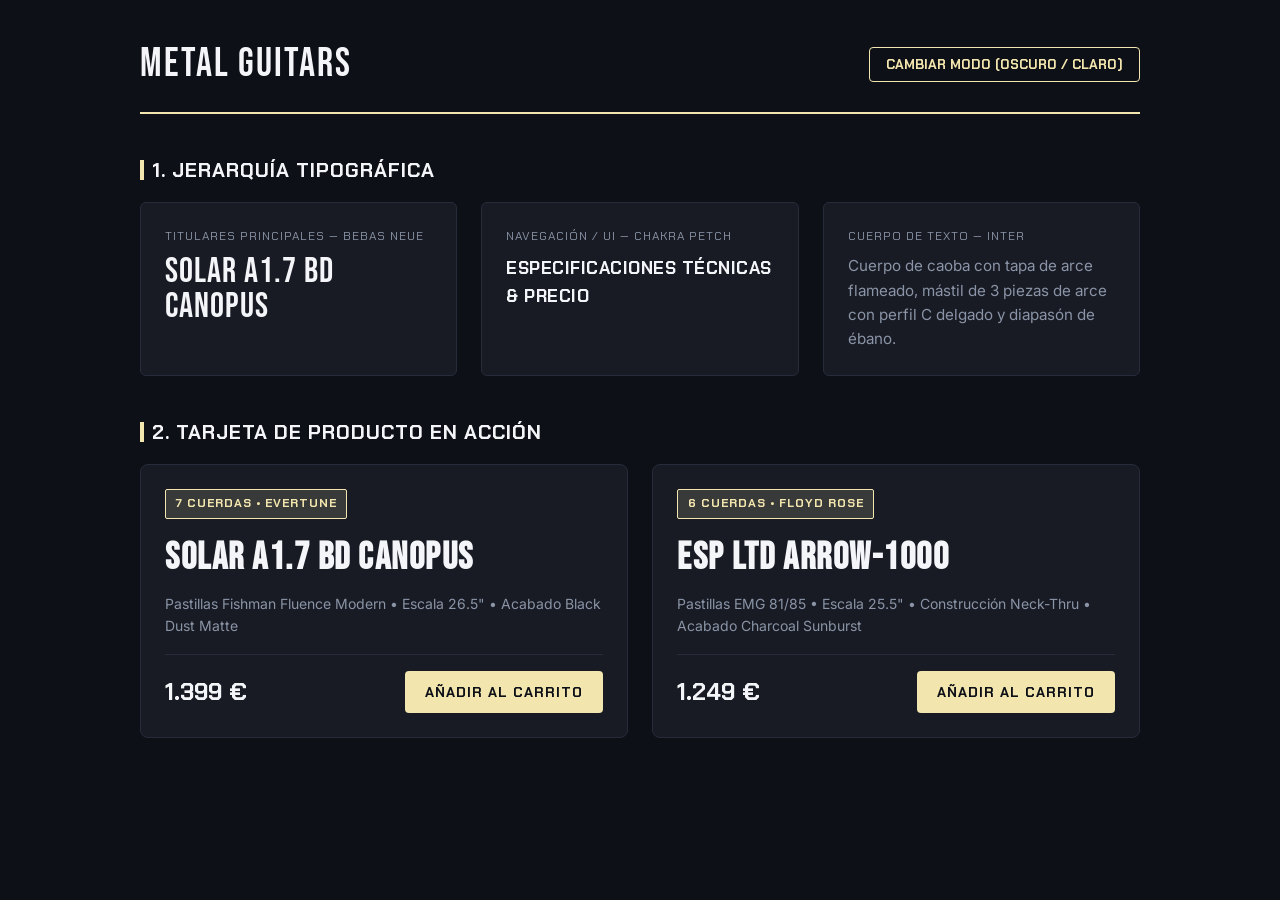
<file: Referencias/Paleta de colores.html>
<!DOCTYPE html>
<html lang="es" data-theme="dark">
<head>
  <meta charset="UTF-8">
  <meta name="viewport" content="width=device-width, initial-scale=1.0">
  <title>Metal Guitars - Typography & Palette Preview</title>
  
  <!-- Importación de Tipografías -->
  <link rel="preconnect" href="https://fonts.googleapis.com">
  <link rel="preconnect" href="https://fonts.gstatic.com" crossorigin>
  <link href="https://fonts.googleapis.com/css2?family=Bebas+Neue&family=Chakra+Petch:ital,wght@0,400;0,600;0,700;1,400&family=Inter:wght@400;500;600;700&display=swap" rel="stylesheet">

  <style>
    /* =========================================================
       VARIABLES Y PALETA DE COLORES (#F2E5AE ACCENT)
       ========================================================= */
    :root {
      /* Tipografías */
      --font-display: 'Bebas Neue', sans-serif;
      --font-ui: 'Chakra Petch', sans-serif;
      --font-body: 'Inter', sans-serif;

      /* MODO OSCURO (Predeterminado) */
      --bg-main: #0E1017;        /* Obsidian Dark */
      --bg-card: #181B24;        /* Graphite Slate */
      --border-card: #262C3A;
      --text-primary: #F4F5F8;   /* Ice Mist */
      --text-muted: #8A94A6;     /* Muted Steel */
      --accent: #F2E5AE;         /* Vintage Cream */
      --accent-text: #0E1017;    /* Texto oscuro sobre el acento */
      --accent-glow: rgba(242, 229, 174, 0.15);
    }

    [data-theme="light"] {
      /* MODO CLARO */
      --bg-main: #F4F5F8;        /* Ice Mist */
      --bg-card: #FFFFFF;        /* Pure White */
      --border-card: #E2E8F0;
      --text-primary: #0E1017;   /* Obsidian Dark */
      --text-muted: #505A69;     /* Steel Oscuro */
      --accent: #F2E5AE;         /* Vintage Cream */
      --accent-text: #0E1017;
      --accent-glow: rgba(242, 229, 174, 0.35);
    }

    /* Base Reset */
    * {
      box-sizing: border-box;
      margin: 0;
      padding: 0;
    }

    body {
      background-color: var(--bg-main);
      color: var(--text-primary);
      font-family: var(--font-body);
      line-height: 1.6;
      padding: 2rem;
      transition: background-color 0.3s ease, color 0.3s ease;
    }

    .container {
      max-width: 1000px;
      margin: 0 auto;
      display: flex;
      flex-direction: column;
      gap: 2.5rem;
    }

    /* Barra Superior y Controls */
    header {
      display: flex;
      justify-content: space-between;
      align-items: center;
      border-bottom: 2px solid var(--accent);
      padding-bottom: 1rem;
    }

    .brand-logo {
      font-family: var(--font-display);
      font-size: 2.5rem;
      letter-spacing: 2px;
      color: var(--text-primary);
    }

    .theme-toggle-btn {
      font-family: var(--font-ui);
      background-color: transparent;
      border: 1px solid var(--accent);
      color: var(--accent);
      padding: 0.5rem 1rem;
      font-weight: 700;
      cursor: pointer;
      border-radius: 4px;
      text-transform: uppercase;
      transition: all 0.2s ease;
    }

    .theme-toggle-btn:hover {
      background-color: var(--accent);
      color: var(--accent-text);
    }

    /* Secciones de Muestra */
    .section-title {
      font-family: var(--font-ui);
      font-size: 1.25rem;
      font-weight: 700;
      text-transform: uppercase;
      letter-spacing: 1px;
      margin-bottom: 1rem;
      display: flex;
      align-items: center;
      gap: 0.5rem;
    }

    .section-title::before {
      content: '';
      display: inline-block;
      width: 4px;
      height: 1.25rem;
      background-color: var(--accent);
    }

    /* Rejilla de Tipografía */
    .type-grid {
      display: grid;
      grid-template-columns: repeat(auto-fit, minmax(280px, 1fr));
      gap: 1.5rem;
    }

    .type-card {
      background-color: var(--bg-card);
      border: 1px solid var(--border-card);
      padding: 1.5rem;
      border-radius: 6px;
    }

    .type-label {
      font-family: var(--font-ui);
      font-size: 0.75rem;
      color: var(--text-muted);
      text-transform: uppercase;
      letter-spacing: 1px;
      margin-bottom: 0.5rem;
    }

    .font-bebas {
      font-family: var(--font-display);
      font-size: 2.2rem;
      line-height: 1;
      letter-spacing: 1px;
    }

    .font-chakra {
      font-family: var(--font-ui);
      font-size: 1.1rem;
      font-weight: 700;
      letter-spacing: 0.5px;
    }

    .font-inter {
      font-family: var(--font-body);
      font-size: 0.95rem;
      color: var(--text-muted);
    }

    /* Muestra del Componente de Producto */
    .product-preview-grid {
      display: grid;
      grid-template-columns: repeat(auto-fit, minmax(300px, 1fr));
      gap: 1.5rem;
    }

    .guitar-card {
      background-color: var(--bg-card);
      border: 1px solid var(--border-card);
      border-radius: 8px;
      padding: 1.5rem;
      display: flex;
      flex-direction: column;
      gap: 1rem;
      position: relative;
    }

    .badge-spec {
      align-self: flex-start;
      font-family: var(--font-ui);
      background-color: var(--accent-glow);
      color: var(--accent);
      border: 1px solid var(--accent);
      padding: 0.25rem 0.6rem;
      font-size: 0.75rem;
      font-weight: 700;
      letter-spacing: 1px;
      border-radius: 2px;
      text-transform: uppercase;
    }

    /* En modo claro, ajustamos el fondo del badge para mayor legibilidad */
    [data-theme="light"] .badge-spec {
      background-color: var(--accent);
      color: var(--accent-text);
      border-color: #D6C88F;
    }

    .guitar-title {
      font-family: var(--font-display);
      font-size: 2.4rem;
      letter-spacing: 1.5px;
      line-height: 1;
      margin-top: 0.25rem;
    }

    .guitar-specs {
      font-family: var(--font-body);
      font-size: 0.875rem;
      color: var(--text-muted);
    }

    .guitar-price-row {
      display: flex;
      justify-content: space-between;
      align-items: center;
      margin-top: auto;
      padding-top: 1rem;
      border-top: 1px solid var(--border-card);
    }

    .guitar-price {
      font-family: var(--font-ui);
      font-size: 1.5rem;
      font-weight: 700;
    }

    .btn-buy {
      font-family: var(--font-ui);
      background-color: var(--accent);
      color: var(--accent-text);
      border: none;
      padding: 0.75rem 1.25rem;
      font-size: 0.875rem;
      font-weight: 700;
      text-transform: uppercase;
      letter-spacing: 1px;
      cursor: pointer;
      border-radius: 4px;
      transition: filter 0.2s ease, transform 0.1s ease;
    }

    .btn-buy:hover {
      filter: brightness(1.08);
      transform: translateY(-1px);
    }
  </style>
</head>
<body>

  <div class="container">
    
    <!-- Encabezado con Interruptor de Tema -->
    <header>
      <div class="brand-logo">METAL GUITARS</div>
      <button class="theme-toggle-btn" id="themeToggle">Cambiar Modo (Oscuro / Claro)</button>
    </header>

    <!-- Muestra de Tipografías -->
    <section>
      <div class="section-title">1. Jerarquía Tipográfica</div>
      <div class="type-grid">
        
        <div class="type-card">
          <div class="type-label">Titulares principales — Bebas Neue</div>
          <div class="font-bebas">SOLAR A1.7 BD CANOPUS</div>
        </div>

        <div class="type-card">
          <div class="type-label">Navegación / UI — Chakra Petch</div>
          <div class="font-chakra">ESPECIFICACIONES TÉCNICAS & PRECIO</div>
        </div>

        <div class="type-card">
          <div class="type-label">Cuerpo de texto — Inter</div>
          <div class="font-inter">
            Cuerpo de caoba con tapa de arce flameado, mástil de 3 piezas de arce con perfil C delgado y diapasón de ébano.
          </div>
        </div>

      </div>
    </section>

    <!-- Muestra de Componente de Tarjeta de Producto -->
    <section>
      <div class="section-title">2. Tarjeta de Producto en Acción</div>
      <div class="product-preview-grid">
        
        <!-- Tarjeta 1 -->
        <article class="guitar-card">
          <span class="badge-spec">7 Cuerdas • EverTune</span>
          <h3 class="guitar-title">SOLAR A1.7 BD CANOPUS</h3>
          <p class="guitar-specs">Pastillas Fishman Fluence Modern • Escala 26.5" • Acabado Black Dust Matte</p>
          <div class="guitar-price-row">
            <span class="guitar-price">1.399 €</span>
            <button class="btn-buy">Añadir al Carrito</button>
          </div>
        </article>

        <!-- Tarjeta 2 -->
        <article class="guitar-card">
          <span class="badge-spec">6 Cuerdas • Floyd Rose</span>
          <h3 class="guitar-title">ESP LTD ARROW-1000</h3>
          <p class="guitar-specs">Pastillas EMG 81/85 • Escala 25.5" • Construcción Neck-Thru • Acabado Charcoal Sunburst</p>
          <div class="guitar-price-row">
            <span class="guitar-price">1.249 €</span>
            <button class="btn-buy">Añadir al Carrito</button>
          </div>
        </article>

      </div>
    </section>

  </div>

  <!-- JavaScript Sencillo para Alternar Tema -->
  <script>
    const toggleBtn = document.getElementById('themeToggle');
    const htmlElement = document.documentElement;

    toggleBtn.addEventListener('click', () => {
      const currentTheme = htmlElement.getAttribute('data-theme');
      const newTheme = currentTheme === 'dark' ? 'light' : 'dark';
      htmlElement.setAttribute('data-theme', newTheme);
    });
  </script>

</body>
</html>
</file>
